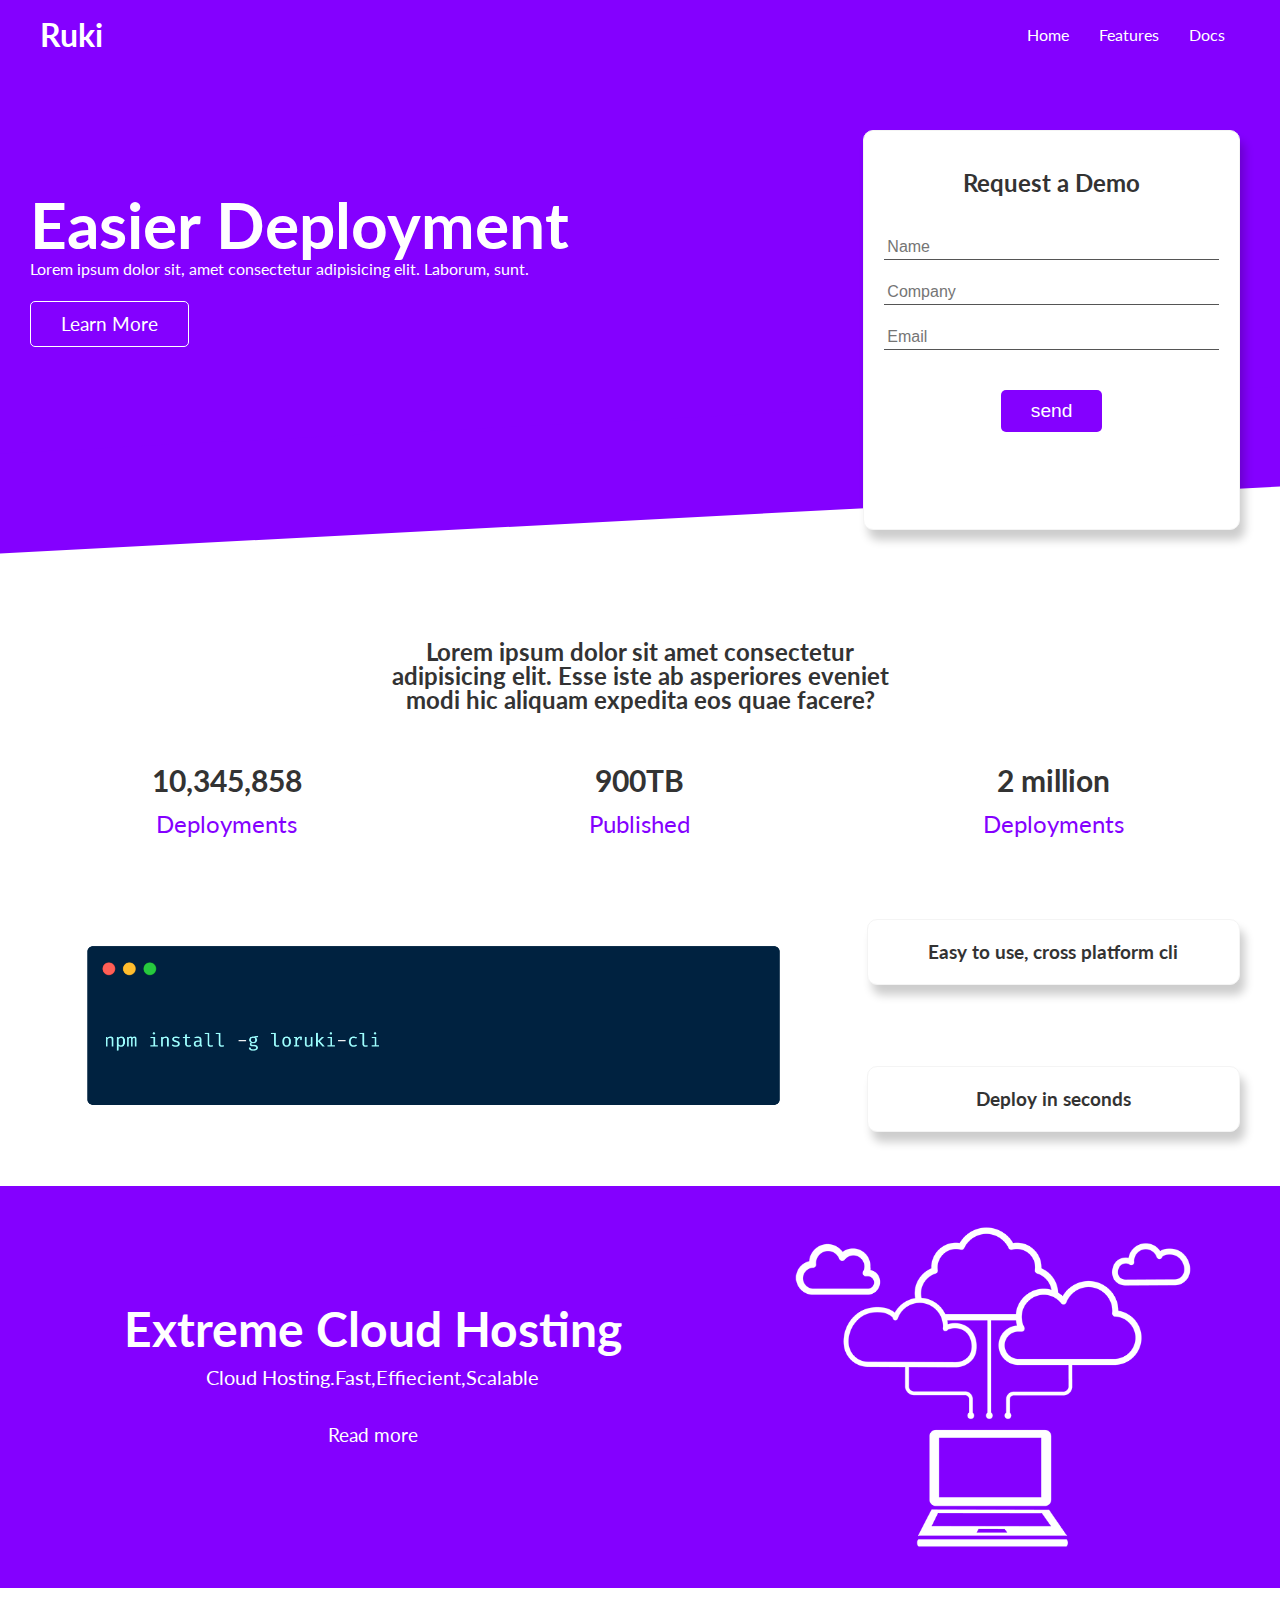
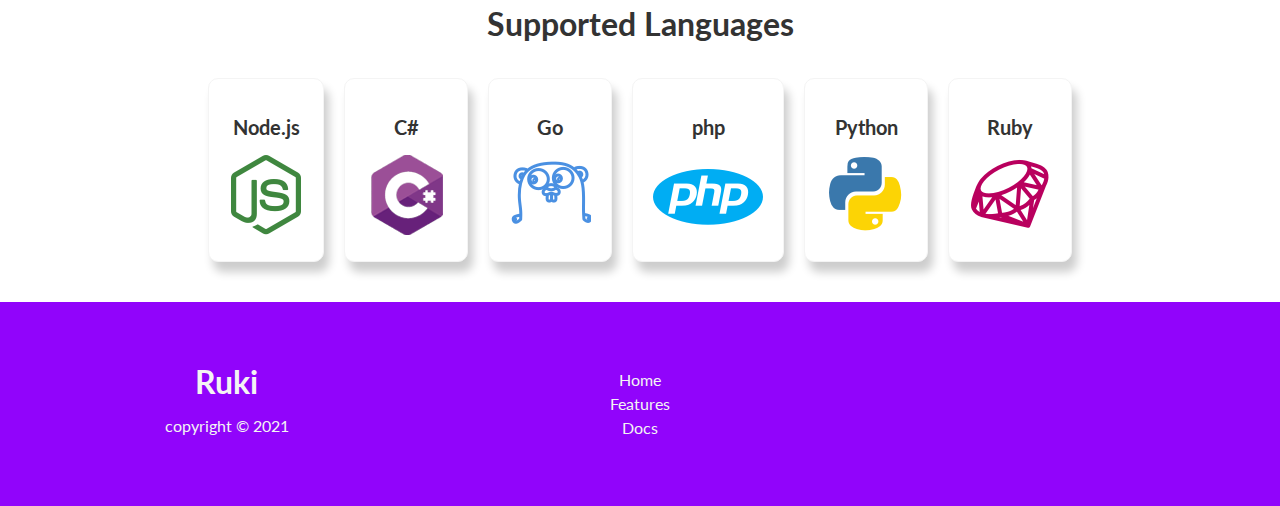
<file: index.html>
<!DOCTYPE html>
<html lang="en">

<head>
    <meta charset="UTF-8">
    <meta name="viewport" content="width=device-width, initial-scale=1.0">
    <link rel="stylesheet" href="utilities.css">
    <link rel="stylesheet" href="style.css">

    <link rel="stylesheet" href="https://cdnjs.cloudflare.com/ajax/libs/font-awesome/5.15.2/css/all.min.css" integrity="sha512-HK5fgLBL+xu6dm/Ii3z4xhlSUyZgTT9tuc/hSrtw6uzJOvgRr2a9jyxxT1ely+B+xFAmJKVSTbpM/CuL7qxO8w==" crossorigin="anonymous" />
    <title>Ruki</title>
</head>

<body>

    <!-- navbar -->
    <div class="navbar">
        <div class="navbar-container flex">
            <h1 class="logo">Ruki</h1>
            <nav>
                <ul>
                    <li><a href="index.html">Home</a></li>
                    <li><a href="features.html">Features</a></li>
                    <li><a href="docs.html">Docs</a></li>
                </ul>
            </nav>
        </div>
    </div>
    <!-- ------------------------------------------------------------- -->
    <!-- showcase -->

    <section class="showcase">
        <div class="showcase-container grid">

            <div class="showcase-text">
                <h1>Easier Deployment</h1>
                <p>Lorem ipsum dolor sit, amet consectetur adipisicing elit. Laborum, sunt.</p>
                <a href="features.html" class="btn btn-outline"> Learn More</a>
            </div>

            <div class="showcase-form card">
                <h2>Request a Demo</h2>
                <form>
                    <div class="form-control">
                        <input type="text" name="name" placeholder="Name" required>
                        <input type="text" name="company" placeholder="Company" required>
                        <input type="text" name="email" placeholder="Email" required>
                    </div>
                    <input type="submit" value="send" class=" btn send-button">
                </form>
            </div>
        </div>
    </section>
    <!-- stats -->
    <section class="stats">
        <div class="stats-container">
            <h2 class="stats-heading text-center marginy-1">
                Lorem ipsum dolor sit amet consectetur adipisicing elit. Esse iste ab asperiores eveniet modi hic aliquam expedita eos quae facere?
            </h2>
            <div class="grid grid-3 text-center marginy-3">
                <div>
                    <i class="fas fa-server fa-3x"></i>
                    <h3>10,345,858</h3>
                    <p class="text-secondary">Deployments </p>
                </div>
                <div> <i class="fas fa-upload fa-3x"></i>
                    <h3>900TB</h3>
                    <p class="text-secondary">Published</p>
                </div>
                <div> <i class="fas fa-project-diagram fa-3x"></i>
                    <h3>2 million</h3>
                    <p class="text-secondary">Deployments </p>
                </div>
            </div>
        </div>
    </section>
    <!-- cmd -->
    <section class="cmd">
        <div class="cmd-container grid">
            <img src="img/cli.png" alt="cmd">
            <div class="card">
                <h3>Easy to use, cross platform cli</h3>
            </div>
            <div class="card">
                <h3>Deploy in seconds</h3>
            </div>
        </div>
    </section>
    <!-- cloud -->
    <section class="cloud marginy-2 bg-primary paddingy-2">
        <div class="cloud-container grid">
            <div class="text-center">
                <h3 class="lg">
                    Extreme Cloud Hosting
                </h3>
                <p class="lead marginy-2"> Cloud Hosting.Fast,Effiecient,Scalable</p>
                <a href="features.html" class="btn btn-dark"> Read more</a>
            </div>
            <img src="img/cloud.png" alt="cloud">

        </div>
    </section>
    <!-- languages -->
    <section class="languages">
        <h2 class="md text-center marginy-2">Supported Languages</h2>
        <div class="languages-container flex">
            <div class="card">
                <h4 class="marginy-1">Node.js</h4>
                <img src="img/logos/node.png" alt="">
            </div>
            <div class="card">
                <h4 class="marginy-1">C#</h4>
                <img src="img/logos/csharp.png" alt="">
            </div>
            <div class="card">
                <h4 class="marginy-1">Go</h4>
                <img src="img/logos/go.png" alt="">
            </div>
            <div class="card">
                <h4 class="marginy-1">php</h4>
                <img src="img/logos/php.png" alt="">
            </div>
            <div class="card">
                <h4 class="marginy-1">Python</h4>
                <img src="img/logos/python.png" alt="">
            </div>
            <div class="card">
                <h4 class="marginy-1">Ruby</h4>
                <img src="img/logos/ruby.png" alt="">
            </div>
        </div>
    </section>

    <!-- footer -->

    <footer class="footer paddingy-4">
        <div class="footer-container grid grid-3">
            <div class="text-center">
                <h1>Ruki</h1>
                <p>copyright &copy; 2021</p>
            </div>
            <nav class="text-center">
                <ul>
                    <li><a href="index.html">Home</a></li>
                    <li><a href="features.html">Features</a></li>
                    <li><a href="docs.html">Docs</a></li>
                </ul>
            </nav>
            <div class="social ">
                <a href="#"><i class="fab fa-github fa-2x"></i></a>
                <a href="#"><i class="fab fa-facebook fa-2x"></i></a>
                <a href="#"><i class="fab fa-instagram fa-2x"></i></a>
                <a href="#"><i class="fab fa-twitter fa-2x"></i></a>
            </div>
        </div>
    </footer>




</body>

</html>
</file>
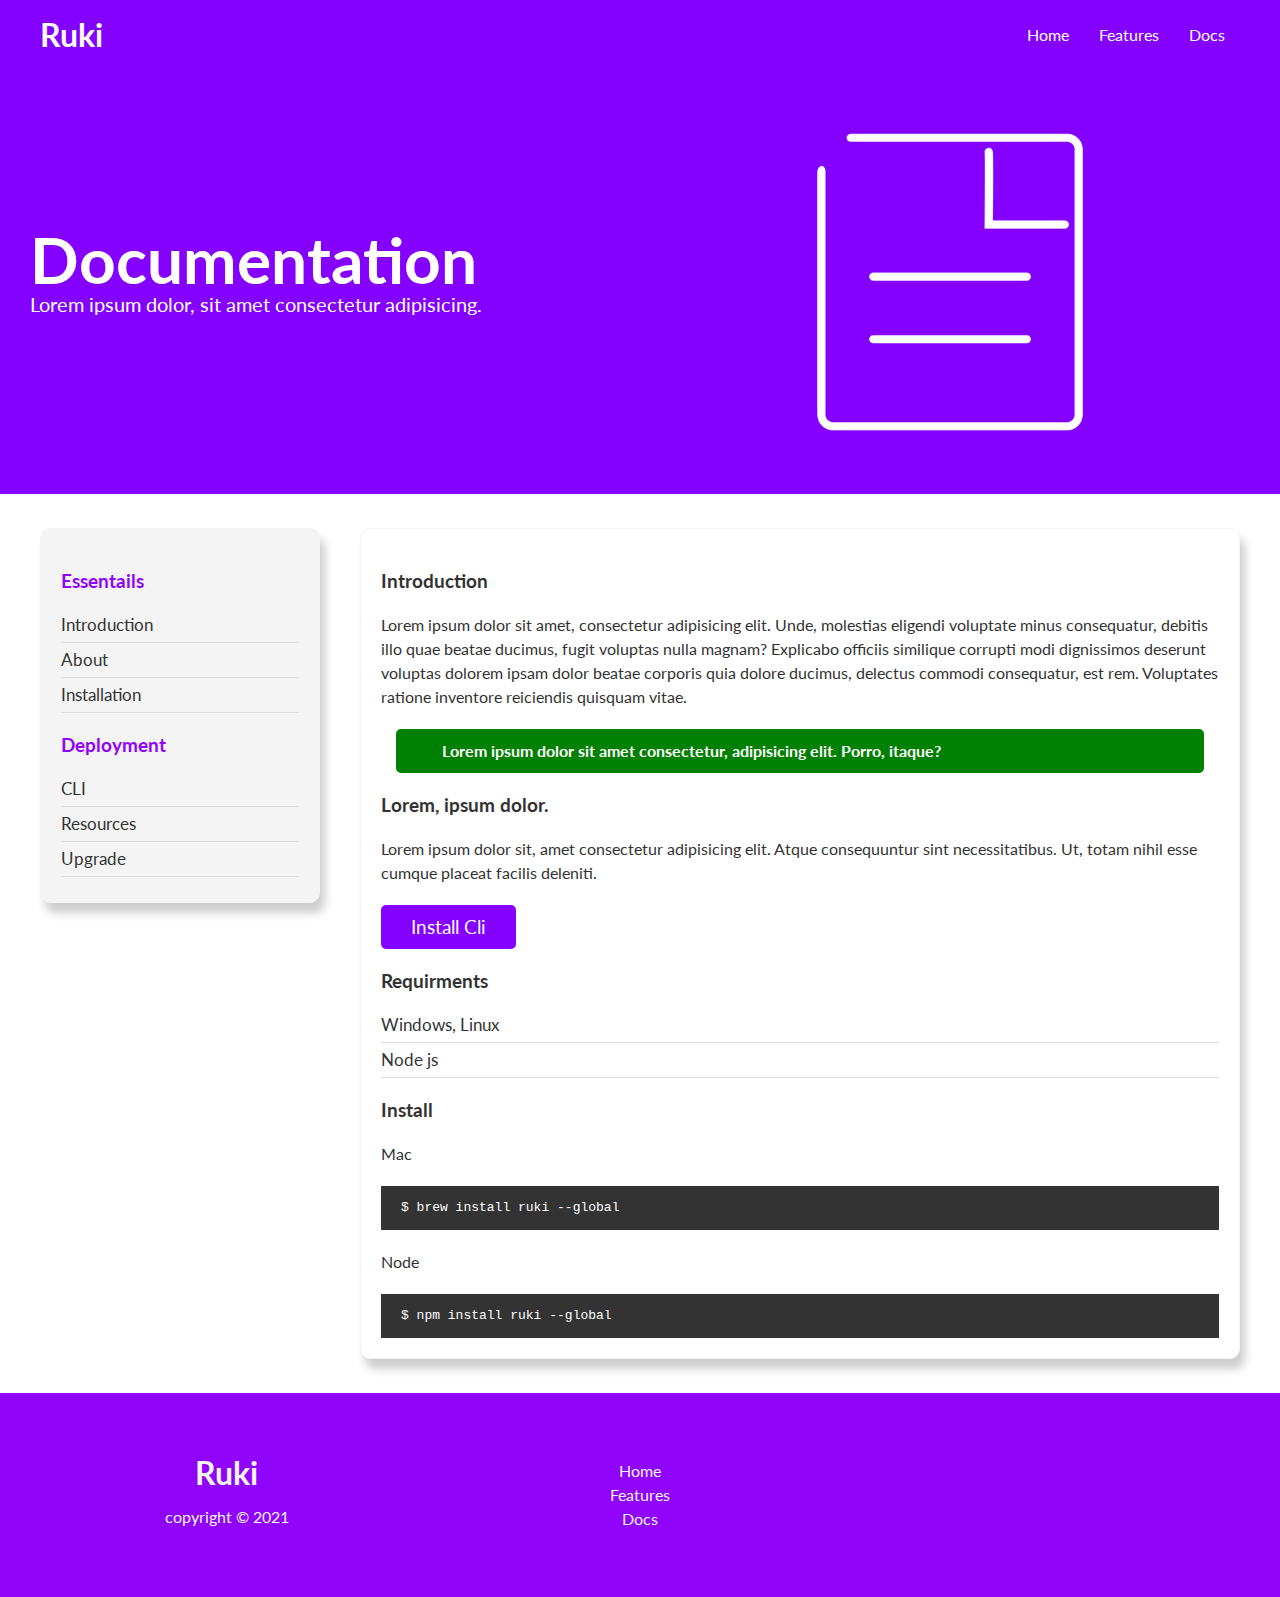
<file: docs.html>
<!DOCTYPE html>
<html lang="en">

<head>
    <meta charset="UTF-8">
    <meta name="viewport" content="width=device-width, initial-scale=1.0">
    <link rel="stylesheet" href="utilities.css">
    <link rel="stylesheet" href="style.css">

    <link rel="stylesheet" href="https://cdnjs.cloudflare.com/ajax/libs/font-awesome/5.15.2/css/all.min.css"
        integrity="sha512-HK5fgLBL+xu6dm/Ii3z4xhlSUyZgTT9tuc/hSrtw6uzJOvgRr2a9jyxxT1ely+B+xFAmJKVSTbpM/CuL7qxO8w=="
        crossorigin="anonymous" />
    <title>Ruki</title>
</head>

<body>

    <!-- navbar -->
    <div class="navbar">
        <div class="navbar-container flex">
            <h1 class="logo">Ruki</h1>
            <nav>
                <ul>
                    <li><a href="index.html">Home</a></li>
                    <li><a href="features.html">Features</a></li>
                    <li><a href="docs.html">Docs</a></li>
                </ul>
            </nav>
        </div>
    </div>
    <!-- head -->
    <section class="docs-head bg-primary paddingy-3">
        <div class="container grid grid-2">
            <div>
                <h1 class="xl">Documentation</h1>
                <p class="lead">Lorem ipsum dolor, sit amet consectetur adipisicing.</p>
            </div>
            <img src="img/docs.png" alt="">
        </div>
    </section>
    <!-- docs -->
    <section class="docs-main marginy-2">
        <div class="container grid grid-2">
            <div class="card bg-lite">
                <h3 class="marginy-2">Essentails</h3>
                <nav>
                    <ul>
                        <li><a href="">Introduction</a></li>
                        <li><a href="">About</a></li>
                        <li><a href="">Installation</a></li>
                    </ul>
                </nav>
                <h3 class="marginy-2">Deployment</h3>
                <nav>
                    <ul>
                        <li><a href="">CLI</a></li>
                        <li><a href="">Resources</a></li>
                        <li><a href="">Upgrade</a></li>
                    </ul>
                </nav>
            </div>
            <div class="card">
                <h3>Introduction</h3>
                <p> Lorem ipsum dolor sit amet, consectetur adipisicing elit. Unde, molestias eligendi voluptate minus
                    consequatur, debitis illo quae beatae ducimus, fugit voluptas nulla magnam? Explicabo officiis
                    similique corrupti modi dignissimos deserunt voluptas dolorem ipsam dolor beatae corporis quia
                    dolore ducimus, delectus commodi consequatur, est rem. Voluptates ratione inventore reiciendis
                    quisquam vitae.</p>
                <div class="alert alert-success">
                    <i class="fas fa-info"></i>
                    Lorem ipsum dolor sit amet consectetur, adipisicing elit. Porro, itaque?

                </div>
                <h3>Lorem, ipsum dolor.</h3>
                <p>Lorem ipsum dolor sit, amet consectetur adipisicing elit. Atque consequuntur sint necessitatibus. Ut,
                    totam nihil esse cumque placeat facilis deleniti.</p>
                <a href="" class="btn btn-primary">Install Cli</a>
                <h3>Requirments</h3>
                <ul>
                    <li>Windows, Linux</li>
                    <li>Node js</li>
                </ul>

                <h3>Install</h3>
                <p>Mac</p>
                <pre><code>$ brew install ruki --global</code></pre>
                <p>Node</p>
                <pre><code>$ npm install ruki --global</code></pre>

            </div>


        </div>

    </section>

    <!-- footer -->

    <footer class="footer paddingy-4">
        <div class="footer-container grid grid-3">
            <div class="text-center">
                <h1>Ruki</h1>
                <p>copyright &copy; 2021</p>
            </div>
            <nav class="text-center">
                <ul>
                    <li><a href="index.html">Home</a></li>
                    <li><a href="features.html">Features</a></li>
                    <li><a href="docs.html">Docs</a></li>
                </ul>
            </nav>
            <div class="social ">
                <a href="#"><i class="fab fa-github fa-2x"></i></a>
                <a href="#"><i class="fab fa-facebook fa-2x"></i></a>
                <a href="#"><i class="fab fa-instagram fa-2x"></i></a>
                <a href="#"><i class="fab fa-twitter fa-2x"></i></a>
            </div>
        </div>
    </footer>




</body>

</html>
</file>
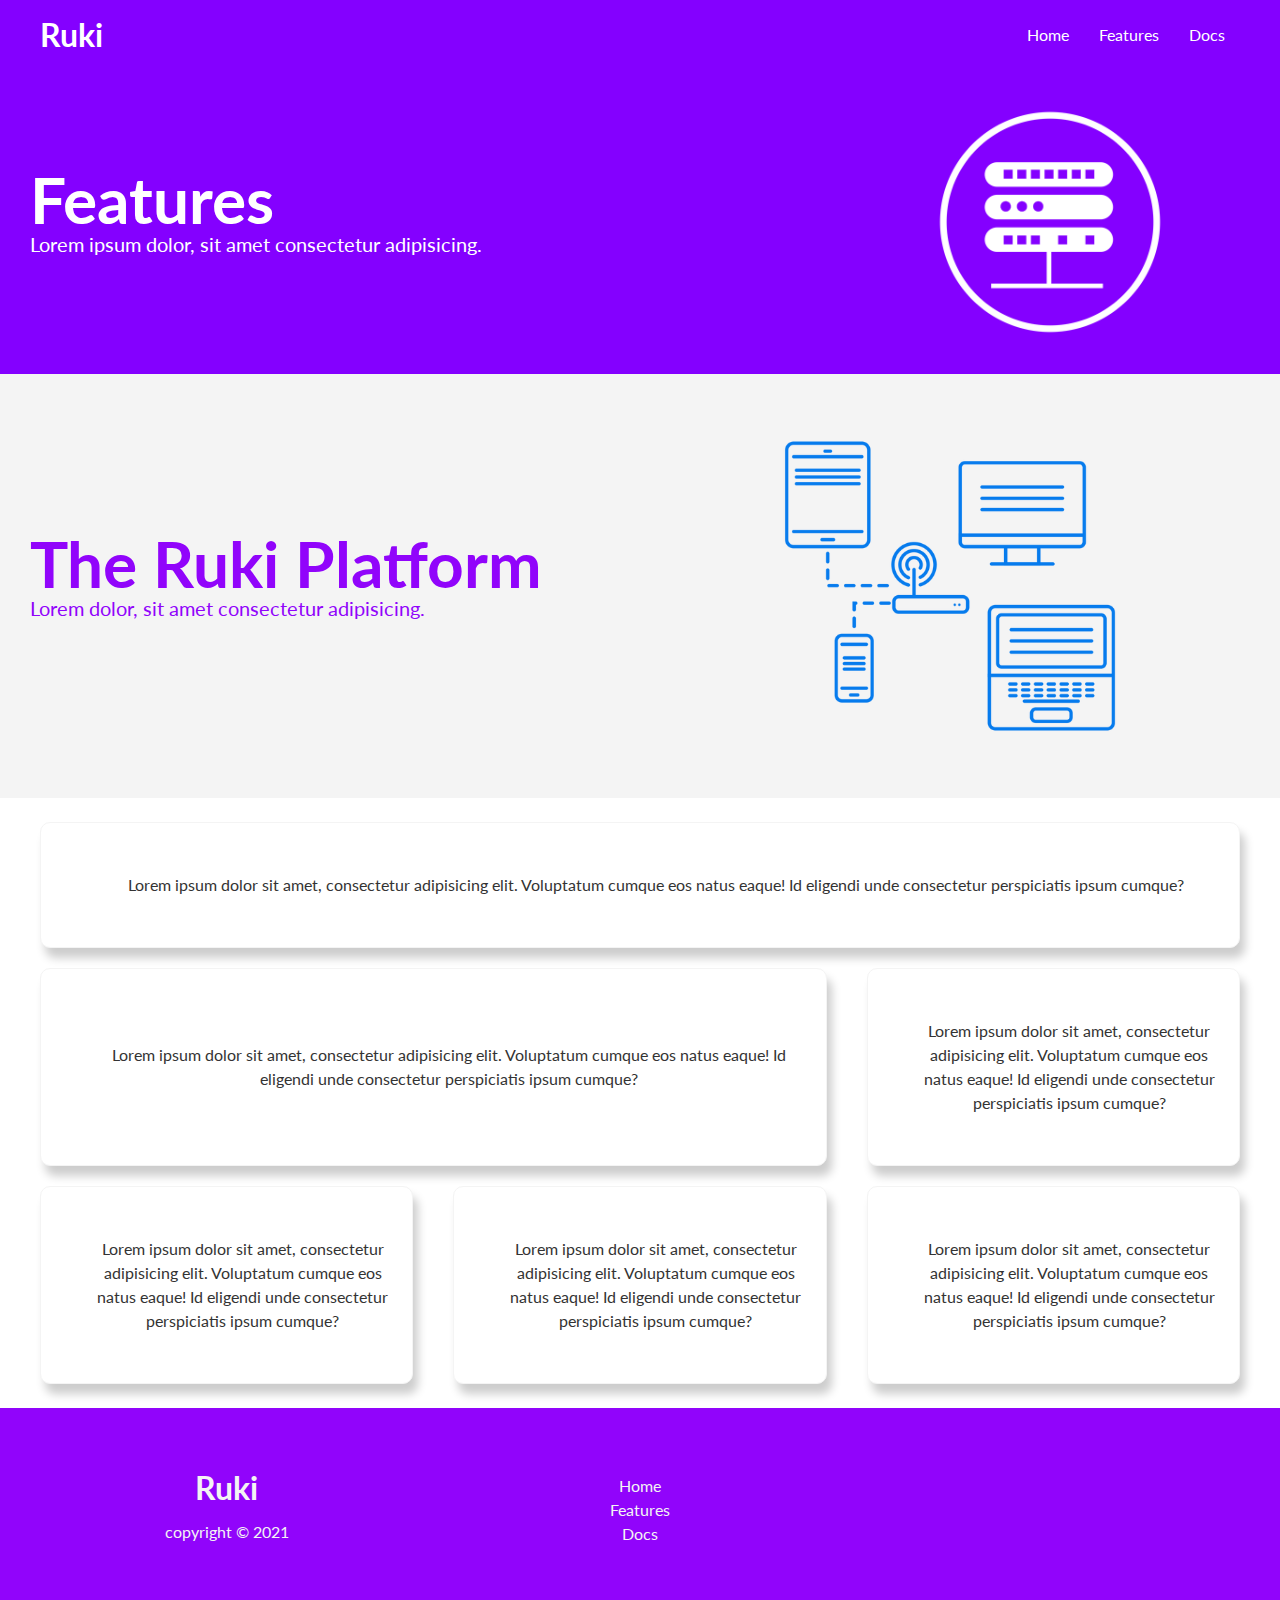
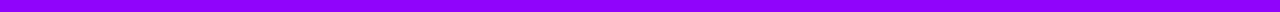
<file: features.html>
<!DOCTYPE html>
<html lang="en">

<head>
    <meta charset="UTF-8">
    <meta name="viewport" content="width=device-width, initial-scale=1.0">
    <link rel="stylesheet" href="utilities.css">
    <link rel="stylesheet" href="style.css">

    <link rel="stylesheet" href="https://cdnjs.cloudflare.com/ajax/libs/font-awesome/5.15.2/css/all.min.css" integrity="sha512-HK5fgLBL+xu6dm/Ii3z4xhlSUyZgTT9tuc/hSrtw6uzJOvgRr2a9jyxxT1ely+B+xFAmJKVSTbpM/CuL7qxO8w==" crossorigin="anonymous" />
    <title>Ruki</title>
</head>

<body>

    <!-- navbar -->
    <div class="navbar">
        <div class="navbar-container flex">
            <h1 class="logo">Ruki</h1>
            <nav>
                <ul>
                    <li><a href="index.html">Home</a></li>
                    <li><a href="features.html">Features</a></li>
                    <li><a href="docs.html">Docs</a></li>
                </ul>
            </nav>
        </div>
    </div>
    <!-- head -->
    <section class="features-head bg-primary paddingy-3">
        <div class="container grid grid-2">
            <div>
                <h1 class="xl">Features</h1>
                <p class="lead">Lorem ipsum dolor, sit amet consectetur adipisicing.</p>
            </div>
            <img src="img/server.png" alt="">
        </div>
    </section>
    <!-- subhead -->
    <section class="subhead bg-lite paddingy-3">
        <div class="container grid grid-2">
            <div>
                <h1 class="xl">The Ruki Platform</h1>
                <p class="lead">Lorem dolor, sit amet consectetur adipisicing.</p>
            </div>
            <img src="img/server2.png" alt="">
        </div>
    </section>
    <!-- main -->
    <section class="features-main paddingy-2">
        <div class="container grid grid-3">

            <div class="card flex"> <i class="fas fa-database fa-3x"></i>
                <p>Lorem ipsum dolor sit amet, consectetur adipisicing elit. Voluptatum cumque eos natus eaque! Id eligendi unde consectetur perspiciatis ipsum cumque?</p>
            </div>

            <div class="card flex"> <i class="fas fa-server fa-3x"></i>
                <p>Lorem ipsum dolor sit amet, consectetur adipisicing elit. Voluptatum cumque eos natus eaque! Id eligendi unde consectetur perspiciatis ipsum cumque?</p>
            </div>

            <div class="card flex"> <i class="fas fa-power-off fa-3x"></i>
                <p>Lorem ipsum dolor sit amet, consectetur adipisicing elit. Voluptatum cumque eos natus eaque! Id eligendi unde consectetur perspiciatis ipsum cumque?</p>
            </div>

            <div class="card flex"> <i class="fas fa-upload fa-3x"></i>
                <p>Lorem ipsum dolor sit amet, consectetur adipisicing elit. Voluptatum cumque eos natus eaque! Id eligendi unde consectetur perspiciatis ipsum cumque?</p>
            </div>

            <div class="card flex"> <i class="fas fa-server fa-3x"></i>
                <p>Lorem ipsum dolor sit amet, consectetur adipisicing elit. Voluptatum cumque eos natus eaque! Id eligendi unde consectetur perspiciatis ipsum cumque?</p>
            </div>

            <div class="card flex"> <i class="fas fa-server fa-3x"></i>
                <p>Lorem ipsum dolor sit amet, consectetur adipisicing elit. Voluptatum cumque eos natus eaque! Id eligendi unde consectetur perspiciatis ipsum cumque?</p>
            </div>
        </div>
    </section>
    <!-- footer -->

    <footer class="footer paddingy-4">
        <div class="footer-container grid grid-3">
            <div class="text-center">
                <h1>Ruki</h1>
                <p>copyright &copy; 2021</p>
            </div>
            <nav class="text-center">
                <ul>
                    <li><a href="index.html">Home</a></li>
                    <li><a href="features.html">Features</a></li>
                    <li><a href="docs.html">Docs</a></li>
                </ul>
            </nav>
            <div class="social ">
                <a href="#"><i class="fab fa-github fa-2x"></i></a>
                <a href="#"><i class="fab fa-facebook fa-2x"></i></a>
                <a href="#"><i class="fab fa-instagram fa-2x"></i></a>
                <a href="#"><i class="fab fa-twitter fa-2x"></i></a>
            </div>
        </div>
    </footer>




</body>

</html>
</file>
<file: utilities.css>
/* base */

:root {
    --dark: #9104fb;
    --primary: #8400ff;
    --secondary: #1c3fa8;
    --lite: #f4f4f4;
    --success: green;
    --danger: red;
}

* {
    box-sizing: border-box;
    padding: 0;
    margin: 0;
}

body {
    line-height: 1.5rem;
}

ul {
    list-style-type: none;
}

a {
    text-decoration: none;
    color: #333333;
}

h1,
h2 {
    font-weight: bolder;
    margin: 20px 0;
}

p {
    margin: 20px 0;
}

img {
    width: 100%
}

code,
pre {
    background: #333;
    color: white;
    padding: 10px;
}


/* utility */

.container {
    max-width: 1300px;
    margin: 0 auto;
    padding: 0 30px;
}

.flex {
    display: flex;
    justify-content: center;
    align-items: center;
    height: 100%;
}

.grid {
    display: grid;
    grid-template-columns: repeat(2, 1fr);
    gap: 20px;
    justify-content: center;
    align-items: center;
    height: 100%;
}

.grid-2 {
    grid-template-columns: repeat(2, 1fr);
    justify-content: center;
    align-items: center;
}

.grid-3 {
    grid-template-columns: repeat(3, 1fr);
    justify-content: center;
    align-items: center;
}

.card {
    border: 1px solid var(--lite);
    text-align: center;
    color: #333;
    background-color: white;
    border-radius: 10px;
    box-shadow: 5px 10px 10px rgba(0, 0, 0, 0.2);
    padding: 20px;
    margin: 10px;
    z-index: 4;
}

.btn {
    display: inline-block;
    padding: 10px 30px;
    cursor: pointer;
    background-color: var(--primary);
    color: white;
    border: none;
    border-radius: 5px;
    font-size: 1.2rem;
}

.btn-outline {
    background-color: transparent;
    border: 1px solid white;
    color: white;
}

.btn-outline:hover {
    background-color: white;
    border: 1px solid #333;
    color: #333333;
    transform: scale(0.95);
}

.btn:hover {
    background-color: white;
    border: 1px solid #333;
    color: #333333;
    transform: scale(0.95);
}


/* backgrounds */

.btn-primary a,
.bg-primary a,
.btn-secondary a,
.bg-secondary a,
.btn-dark a,
.bg-dark a {
    color: white;
}

.btn-primary,
.bg-primary {
    background-color: var(--primary);
    color: white;
}

.btn-secondary,
.bg-secondary {
    background-color: var(--secondary);
    color: white;
}

.btn-dark,
.bg-dark {
    background-color: var(--dark), black;
    color: white;
}

.btn-lite,
.bg-lite {
    background-color: var(--lite);
    color: var(--dark);
}


/* alert */

.alert {
    background-color: var(--lite);
    padding: 10px 20px;
    font-weight: bold;
    margin: 15px;
    border-radius: 5px;
}

.alert i {
    margin-right: 10px;
}

.alert-success {
    background-color: var(--success);
    color: white;
}


/* text */


/* Text colors */

.text-primary {
    color: var(--primary);
}

.text-secondary {
    color: var(--secondary);
}

.text-dark {
    color: var(--dark);
}

.text-light {
    color: var(--lite);
}

.text-center {
    text-align: center;
}

.lead {
    font-size: 20px;
}

.sm {
    font-size: 1rem;
}

.md {
    font-size: 2rem;
}

.lg {
    font-size: 3rem;
}

.xl {
    font-size: 4rem;
}


/* margin */

.marginy-1 {
    margin: 1rem 0;
}

.marginy-2 {
    margin: 1.5rem 0;
}

.marginy-3 {
    margin: 2rem 0;
}

.marginy-4 {
    margin: 3rem 0;
}

.margin-1 {
    margin: 1rem;
}

.margin-2 {
    margin: 2rem;
}

.margin-3 {
    margin: 3rem;
}

.margin-4 {
    margin: 4rem;
}


/* padding */

.paddingy-1 {
    padding: 1rem 0;
}

.paddingy-2 {
    padding: 1.5rem 0;
}

.paddingy-3 {
    padding: 2rem 0;
}

.paddingy-4 {
    padding: 3rem 0;
}

.padding-1 {
    padding: 1rem;
}

.padding-2 {
    padding: 2rem;
}

.padding-3 {
    padding: 3rem;
}

.padding-4 {
    padding: 4rem;
}


/* icon */

i {
    margin: 1rem;
    color: white;
}
</file>
<file: style.css>
@import url('https://fonts.googleapis.com/css2?family=Lato:wght@300&display=swap');
body {
    font-family: 'lato', sans-serif;
    color: #333333;
    line-height: 1.5rem;
}


/* nav */

.navbar {
    background-color: var(--primary);
    padding: 10px;
    color: white;
    height: 70px;
}

.navbar-container {
    overflow: hidden;
    max-width: 1300px;
    margin: 0 auto;
    padding: 0 30px;
}

.navbar .flex {
    justify-content: space-between;
}

.navbar .navbar-container ul {
    display: flex;
}

.navbar .navbar-container ul a {
    padding: 5px;
    color: white;
    margin: 0 10px;
}

.navbar .navbar-container ul a:hover {
    border-bottom: 2px white solid;
}


/* showcase */

.showcase {
    height: 400px;
    background-color: var(--primary);
    color: white;
    position: relative;
    margin-top: 0;
    margin-bottom: 0;
}

.showcase-text {
    animation: slidefromleft 1s ease-in;
}

.showcase .grid {
    grid-template-columns: 2fr 1fr;
    gap: 30px;
    overflow: visible;
}

.showcase h1 {
    font-size: 4rem;
}

.showcase p {
    margin: 20px 0;
}

.showcase-container {
    max-width: 1300px;
    margin: 0 auto;
    padding: 0 30px;
}

.showcase-form {
    position: relative;
    height: 100%;
    top: 60px;
    justify-content: flex-end;
    animation: slidefromright 1s ease-in;
}

.showcase-form .form-control {
    margin: 30px 0;
}

.showcase-form input[type='text'],
.showcase-form input[type='email'] {
    border: 0;
    border-bottom: 1px solid rgb(85, 85, 85);
    margin: 10px 0;
    width: 100%;
    padding: 3px;
    font-size: 1rem;
}

.showcase-form input:focus {
    outline: none;
}

.showcase::after {
    content: "";
    height: 100px;
    background-color: var(--primary);
    left: 0;
    right: 0;
    position: absolute;
    bottom: -50px;
    transform: skewY(-3deg);
    -webkit-transform: skewY(-3deg);
    -moz-transform: skewY(-3deg);
    -ms-transform: skewY(-3deg);
}


/* stats */

.stats {
    animation: slidefrombottom 1s ease-in;
    ;
}

.stats-container {
    max-width: 1300px;
    margin: 0 auto;
    padding: 0 30px;
    margin-top: 170px;
}

.stats-heading {
    margin: 2rem auto;
    max-width: 500px;
    text-align: center;
}

.stats .grid h3 {
    font-size: 30px;
}

.stats .grid p {
    font-size: 1.5rem;
    color: var(--primary);
}

.stats i {
    color: #222222;
}


/* cmd */

.cmd-container {
    max-width: 1300px;
    margin: 0 auto;
    padding: 0 30px;
}

.cmd .grid {
    grid-template-columns: repeat(3, 1fr);
    grid-template-rows: repeat(2, 1fr);
}

.cmd .grid>*:first-child {
    grid-column: 1/3;
    grid-row: 1/3;
}


/* cloud */

.cloud-container {
    max-width: 1300px;
    margin: 0 auto;
    padding: 0 30px;
}

.cloud .grid {
    grid-template-columns: 4fr 3fr;
}


/* languages */

.languages-container {
    max-width: 1300px;
    margin: 0 auto;
    padding: 0 30px;
}

.languages .flex {
    flex-wrap: wrap;
}

.languages .card {
    margin: 18px 10px 40px;
    transition: transform 0.3s ease;
}

.languages .card h4 {
    font-size: 20px;
}

.languages .card:hover {
    transform: translateY(-10px);
}


/* features */

.features-head .grid {
    grid-template-columns: 2fr 1fr;
}

.features-head img,
.docs-head img,
.subhead img {
    width: 60%;
    justify-self: center;
}

.features-main i {
    color: black;
}

.features-main .grid>*:first-child {
    grid-column: 1/ 4;
}

.features-main .grid>*:nth-child(2) {
    grid-column: 1/ 3;
}


/* docs */

.docs-head {
    height: 5%;
}

.docs-main h3 {
    margin: 20px 0;
}

.docs-main .grid {
    grid-template-columns: 1fr 3fr;
    align-items: flex-start;
}

.docs-main .card {
    text-align: left;
}

.docs-main ul li {
    font-size: 17px;
    padding-bottom: 5px;
    margin-bottom: 5px;
    border-bottom: 1px solid #dddddd;
}

.docs-main ul li a:hover {
    font-weight: bold;
}


/* footer */

footer {
    background-color: #9104fb;
    color: var(--lite);
}

.footer-container {
    max-width: 1300px;
    margin: 0 auto;
    padding: 0 30px;
}

footer ul {
    display: flex;
    color: white;
    flex-direction: column;
    justify-content: space-evenly;
}

footer ul a {
    color: var(--lite);
}

.social {
    color: white;
}


/* animations */

@keyframes slidefromleft {
    0% {
        transform: translateX(-100%);
    }
    100% {
        transform: translateX(0);
    }
}

@keyframes slidefromright {
    0% {
        transform: translateX(100%);
    }
    100% {
        transform: translateX(0);
    }
}

@keyframes slidefromtop {
    0% {
        transform: translatey(-100%);
    }
    100% {
        transform: translatey(0);
    }
}

@keyframes slidefrombottom {
    0% {
        transform: translatey(100%);
    }
    100% {
        transform: translatey(0);
    }
}


/* tablets and under */

@media(max-width: 760px) {
    .grid,
    .showcase .grid,
    .stats .grid,
    .cloud .grid,
    .cmd .grid,
    .features-main .grid,
    .features-head .grid,
    .docs-main .grid,
    .docs-head .grid {
        grid-template-columns: 1fr;
        grid-template-rows: 1fr;
    }
    .features-main .grid img,
    .features-head .grid img,
    .docs-main .grid img,
    .docs-head .grid img {
        justify-self: center;
        text-align: center;
    }
    .features-main .grid h1,
    .features-head .grid h1,
    .docs-main .grid h1,
    .docs-head .grid h1 {
        justify-self: center;
        text-align: center;
    }
    .subhead h1 {
        line-height: 4rem;
        justify-self: center;
    }
    .showcase {
        height: auto;
    }
    .showcase-text {
        text-align: center;
        margin-top: 20px;
    }
    .showcase-form {
        width: 60%;
        margin: auto;
    }
    footer .social {
        text-align: center;
    }
    .features-main .grid>*:first-child {
        grid-column: 1;
    }
    .features-main .grid>*:nth-child(2) {
        grid-column: 1;
    }
}


/* mobile */

@media (max-width :500px) {
    .navbar {
        height: 130px;
    }
    .navbar .flex {
        flex-direction: column;
    }
    .navbar ul {
        background-color: rgba(0, 0, 0, 0.1);
        padding: 10px;
    }
    .showcase-text {
        line-height: 60px;
    }
    .showcase-form {
        width: 80%;
        margin: auto;
    }
    .cloud h3 {
        line-height: 60px;
    }
}
</file>
